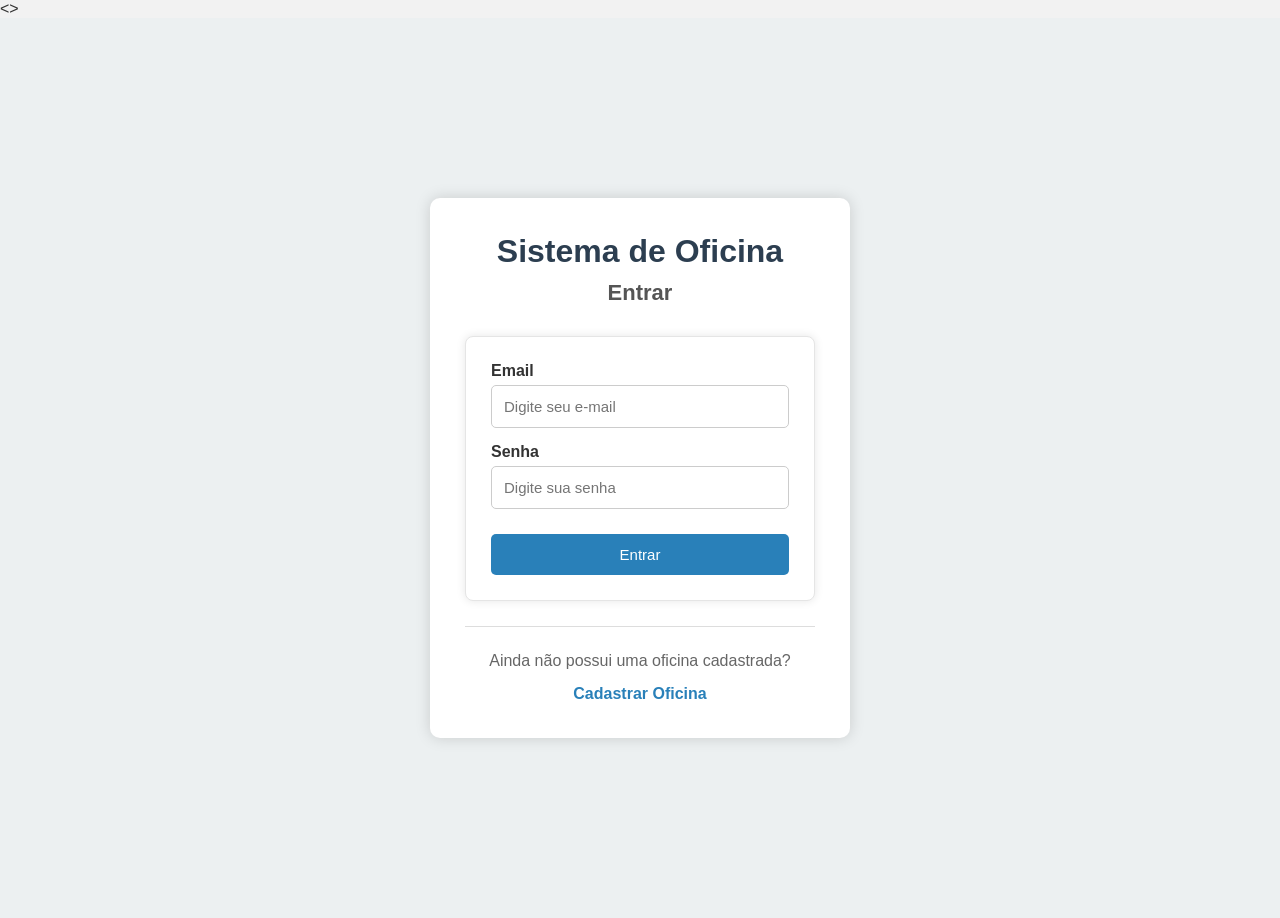
<file: index.html>
<!DOCTYPE html>
<html lang="pt-BR">

<head>
    <meta charset="UTF-8">
    <meta name="viewport" content="width=device-width, initial-scale=1.0">
    <title>Sistema de Oficina</title>

    <link rel="stylesheet" href="css/style.css">
</head>

<body>

    <div class="carregando">
        <h1>Sistema de Oficina</h1>
        <p>Carregando...</p>
    </div>

    <script>
        const usuario = localStorage.getItem("usuarioLogado");

        if (usuario) {
            window.location.href = "dashboard.html";
        } else {
            window.location.href = "login.html";
        }
    </script>

    <script src="js/index.js"></script>


</body>

</html>
</file>
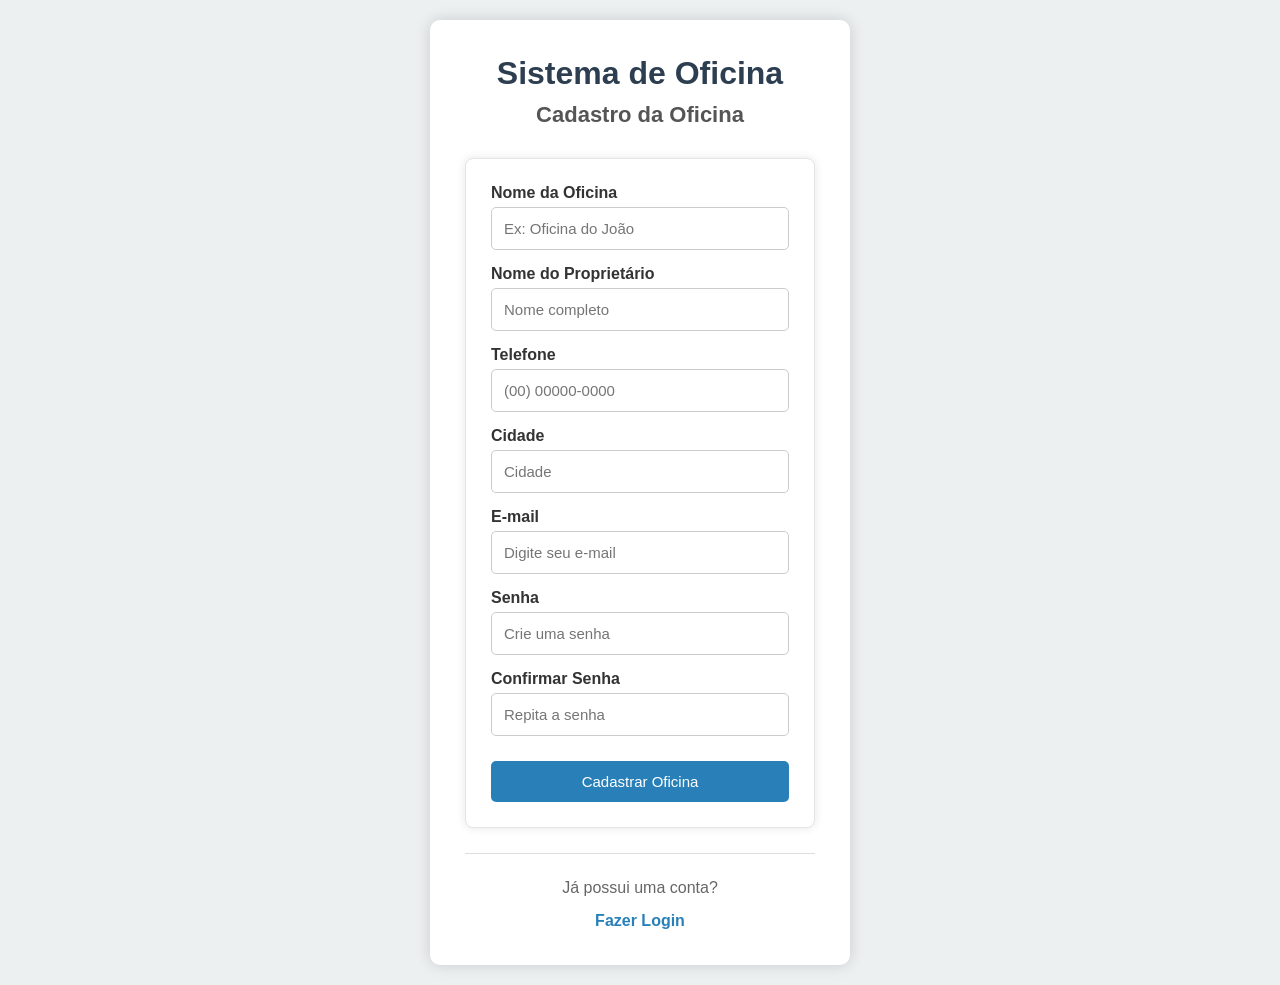
<file: cadastro.html>
<!DOCTYPE html>
<html lang="pt-BR">

<head>
    <meta charset="UTF-8">
    <meta name="viewport" content="width=device-width, initial-scale=1.0">

    <title>Cadastro - Sistema de Oficina</title>

    <link rel="stylesheet" href="css/style.css">
</head>

<body>

    <div class="cadastro-container">

        <div class="cadastro-box">

            <h1>Sistema de Oficina</h1>

            <h2>Cadastro da Oficina</h2>

            <form id="cadastroForm">

                <label for="oficina">
                    Nome da Oficina
                </label>

                <input
                    type="text"
                    id="oficina"
                    placeholder="Ex: Oficina do João"
                    required
                >

                <label for="proprietario">
                    Nome do Proprietário
                </label>

                <input
                    type="text"
                    id="proprietario"
                    placeholder="Nome completo"
                    required
                >

                <label for="telefone">
                    Telefone
                </label>

                <input
                    type="tel"
                    id="telefone"
                    placeholder="(00) 00000-0000"
                    required
                >

                <label for="cidade">
                    Cidade
                </label>

                <input
                    type="text"
                    id="cidade"
                    placeholder="Cidade"
                    required
                >

                <label for="email">
                    E-mail
                </label>

                <input
                    type="email"
                    id="email"
                    placeholder="Digite seu e-mail"
                    required
                >

                <label for="senha">
                    Senha
                </label>

                <input
                    type="password"
                    id="senha"
                    placeholder="Crie uma senha"
                    required
                >

                <label for="confirmarSenha">
                    Confirmar Senha
                </label>

                <input
                    type="password"
                    id="confirmarSenha"
                    placeholder="Repita a senha"
                    required
                >

                <button type="submit">
                    Cadastrar Oficina
                </button>

            </form>

            <p id="mensagem"></p>

            <hr>

            <p>
                Já possui uma conta?
            </p>

            <a href="login.html">
                Fazer Login
            </a>

        </div>

    </div>

    <!-- JavaScript -->
    <script src="js/storage.js"></script>
    <script src="js/cadastro.js"></script>

</body>

</html>
</file>
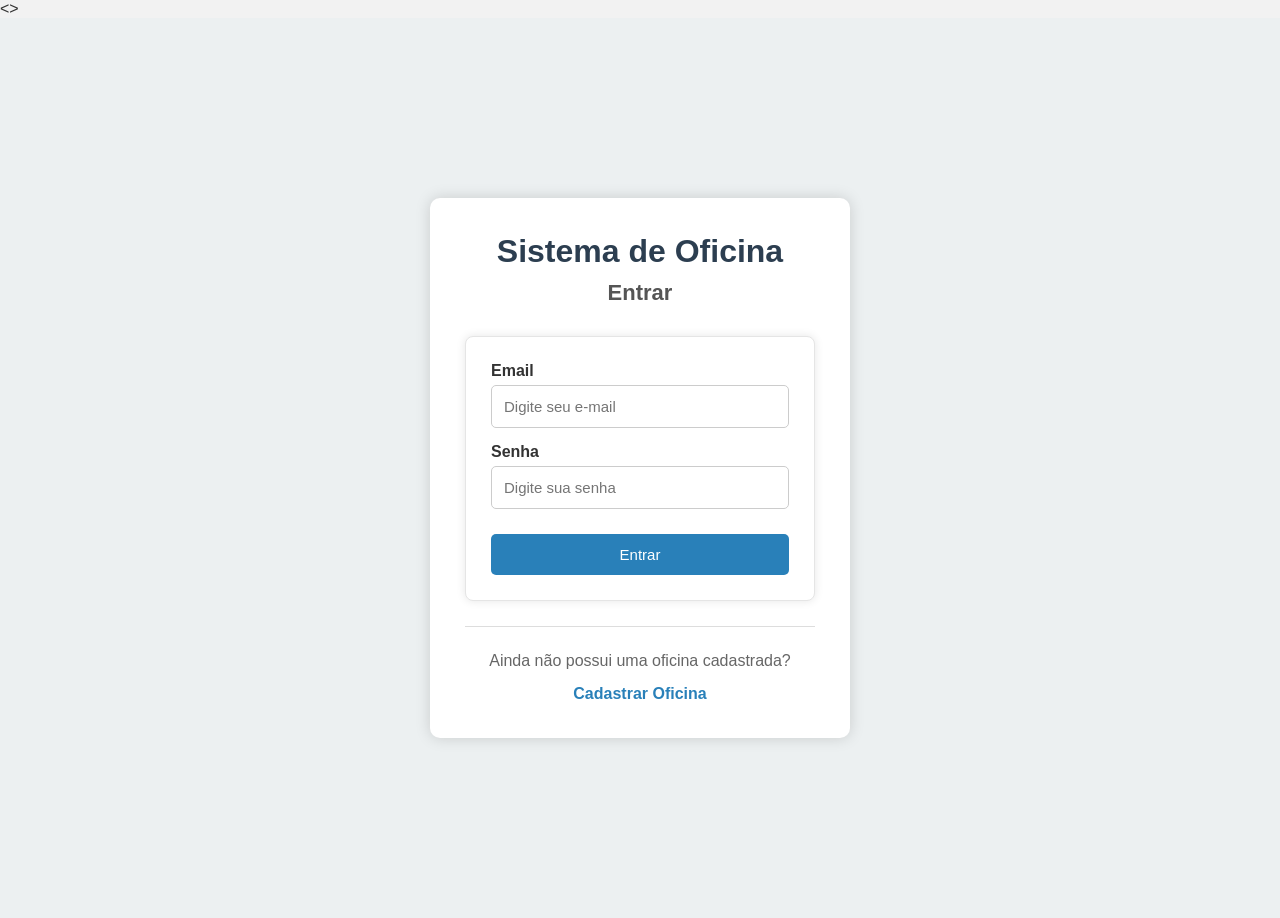
<file: dashboard.html>
<!DOCTYPE html>
<html lang="pt-BR">

<head>
    <meta charset="UTF-8">
    <meta name="viewport" content="width=device-width, initial-scale=1.0">
    <title>Dashboard - Sistema de Oficina</title>

    <link rel="stylesheet" href="css/style.css">
</head>

<body>

    <div class="container">

        <!-- Menu -->

        <aside class="menu">

            <h2>OFICINA</h2>

            <nav>

                <ul>

                    <li>
                        <a href="dashboard.html">
                            Dashboard
                        </a>
                    </li>

                    <li>
                        <a href="clientes.html">
                            Clientes
                        </a>
                    </li>

                    <li>
                        <a href="nova-os.html">
                            Nova Ordem
                        </a>
                    </li>

                    <li>
                        <a href="historico.html">
                            Histórico
                        </a>
                    </li>

                    <li>
                        <a href="relatorios.html">
                            Relatórios
                        </a>
                    </li>

                    <li>
                        <a href="perfil.html">
                            Perfil
                        </a>
                    </li>

                    <li>
                        <a href="#" id="logout">
                            Sair
                        </a>
                    </li>

                </ul>

            </nav>

        </aside>

        <!-- Conteúdo -->

        <main class="conteudo">

            <header>

                <h1>Dashboard</h1>

                <p id="nomeOficina">
                    Bem-vindo!
                </p>

            </header>

            <section class="cards">

                <div class="card">
                    <h3>Clientes</h3>
                    <h2 id="totalClientes">0</h2>
                </div>

                <div class="card">
                    <h3>Ordens Abertas</h3>
                    <h2 id="ordensAbertas">0</h2>
                </div>

                <div class="card">
                    <h3>Ordens Concluídas</h3>
                    <h2 id="ordensConcluidas">0</h2>
                </div>

                <div class="card">
                    <h3>Faturamento</h3>
                    <h2 id="faturamento">
                        R$ 0,00
                    </h2>
                </div>

            </section>

            <section class="ultimos-servicos">

                <h2>Últimas Ordens de Serviço</h2>

                <table>

                    <thead>

                        <tr>

                            <th>Cliente</th>
                            <th>Veículo</th>
                            <th>Serviço</th>
                            <th>Status</th>

                        </tr>

                    </thead>

                    <tbody id="listaOrdens">

                        <tr>

                            <td colspan="4">
                                Nenhuma ordem cadastrada.
                            </td>

                        </tr>

                    </tbody>

                </table>

            </section>

        </main>

    </div>

    <script src="js/storage.js"></script>
<script src="js/dashboard.js"></script>

</body>

</html>
</file>
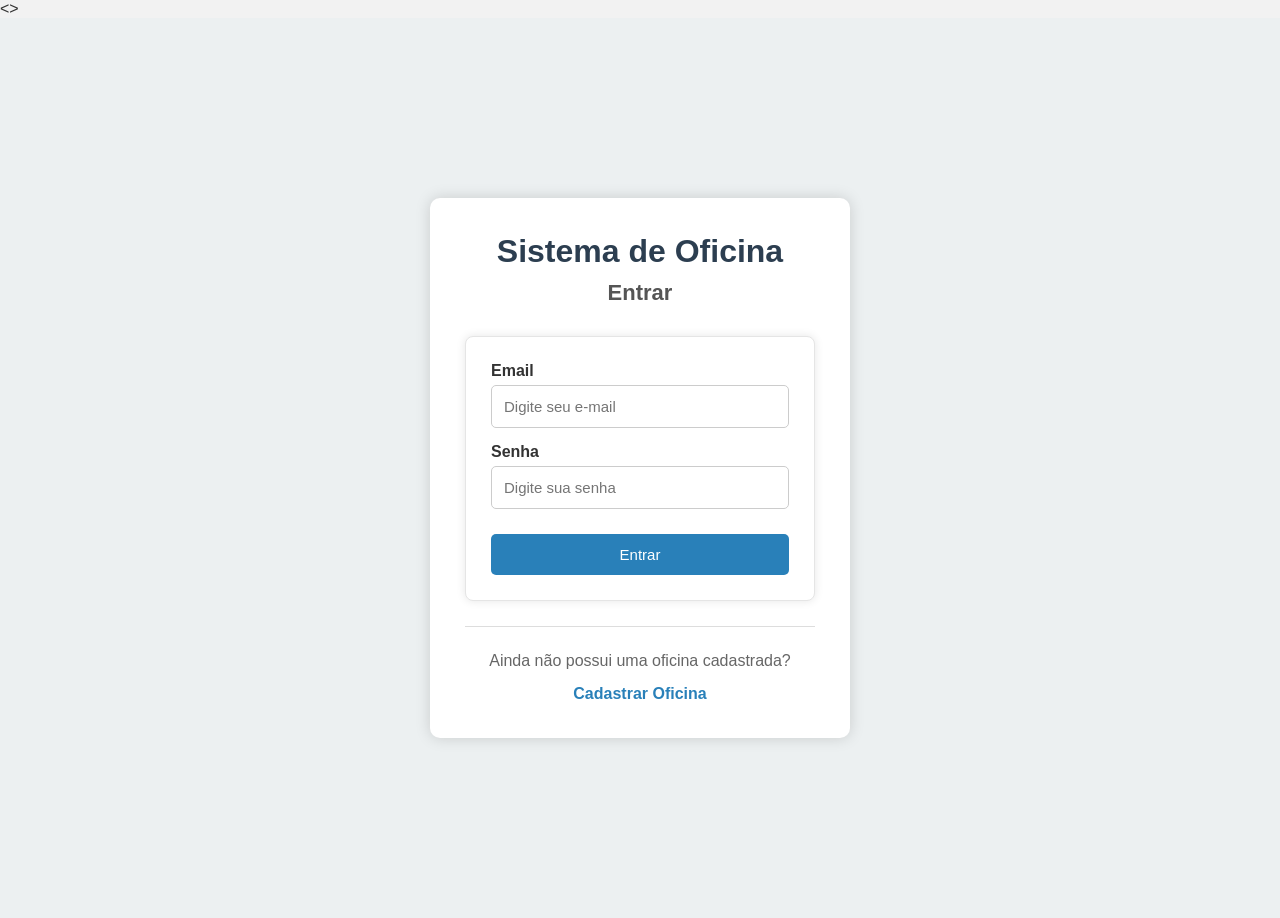
<file: login.html>
<!DOCTYPE html>
<html lang="pt-BR">

<head>
    <meta charset="UTF-8">
    <meta name="viewport" content="width=device-width, initial-scale=1.0">
    <title>Login - Sistema de Oficina</title>

    <link rel="stylesheet" href="css/style.css">
</head>

<>

    <div class="login-container">

        <div class="login-box">

            <h1>Sistema de Oficina</h1>

            <h2>Entrar</h2>

            <form id="loginForm">

                <label>Email</label>
                <input
                    type="email"
                    id="email"
                    placeholder="Digite seu e-mail"
                    required
                >

                <label>Senha</label>
                <input
                    type="password"
                    id="senha"
                    placeholder="Digite sua senha"
                    required
                >

                <button type="submit">
                    Entrar
                </button>

            </form>

            <p id="mensagem"></p>

            <hr>

            <p>
                Ainda não possui uma oficina cadastrada?
            </p>

            <a href="cadastro.html">
                Cadastrar Oficina
            </a>

        </div>

    </div>

    <script src="js/storage.js"></script>
<script src="js/login.js"></script>

</body>

</html>
</file>
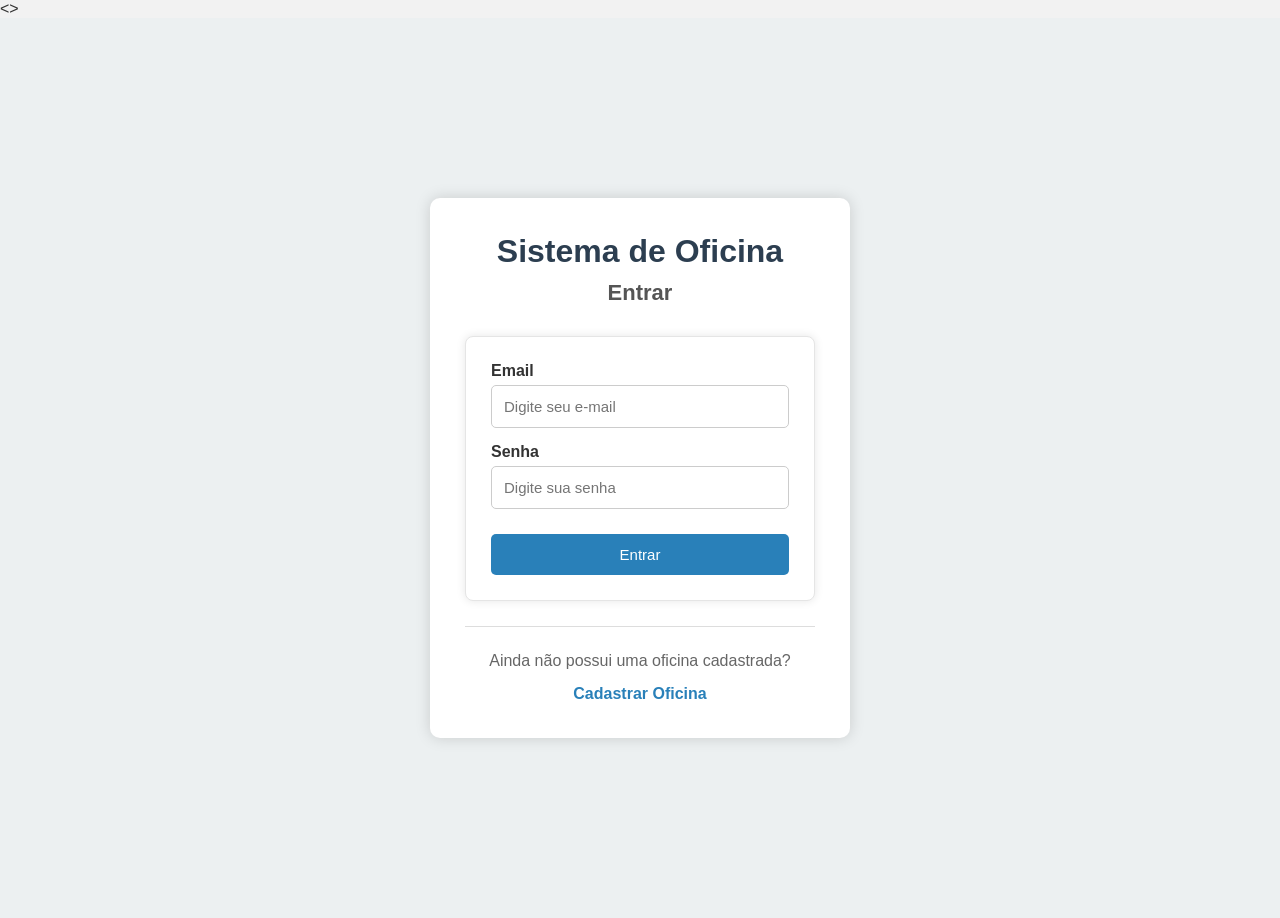
<file: nova-os.html>
<!DOCTYPE html>
<html lang="pt-BR">

<head>

    <meta charset="UTF-8">

    <meta name="viewport" content="width=device-width, initial-scale=1.0">

    <title>Nova Ordem de Serviço</title>

    <link rel="stylesheet" href="css/style.css">

</head>

<body>

<div class="container">

    <aside class="menu">

        <h2>OFICINA</h2>

        <nav>

            <ul>

                <li><a href="dashboard.html">Dashboard</a></li>

                <li><a href="clientes.html">Clientes</a></li>

                <li><a href="nova-os.html">Nova Ordem</a></li>

                <li><a href="historico.html">Histórico</a></li>

                <li><a href="relatorios.html">Relatórios</a></li>

                <li><a href="perfil.html">Perfil</a></li>

                <li><a href="login.html">Sair</a></li>

            </ul>

        </nav>

    </aside>

    <main class="conteudo">

        <h1>Nova Ordem de Serviço</h1>

        <form id="formOS">

            <label>Cliente</label>

            <select id="cliente" required>

                <option value="">Selecione um cliente</option>

            </select>

            <label>Problema informado</label>

            <textarea id="problema" rows="4" required></textarea>

            <label>Serviço realizado</label>

            <textarea id="servico" rows="4"></textarea>

            <label>Peças utilizadas</label>

            <textarea id="pecas" rows="4"></textarea>

            <label>Valor (R$)</label>

            <input
                type="number"
                id="valor"
                step="0.01"
                required
            >

            <label>Status</label>

            <select id="status">

                <option>Em andamento</option>

                <option>Concluído</option>

            </select>

            <br><br>

            <button type="submit">

                Salvar Ordem

            </button>

        </form>

    </main>

</div>

<script src="js/storage.js"></script>
<script src="js/ordem.js"></script>

</body>

</html>
</file>
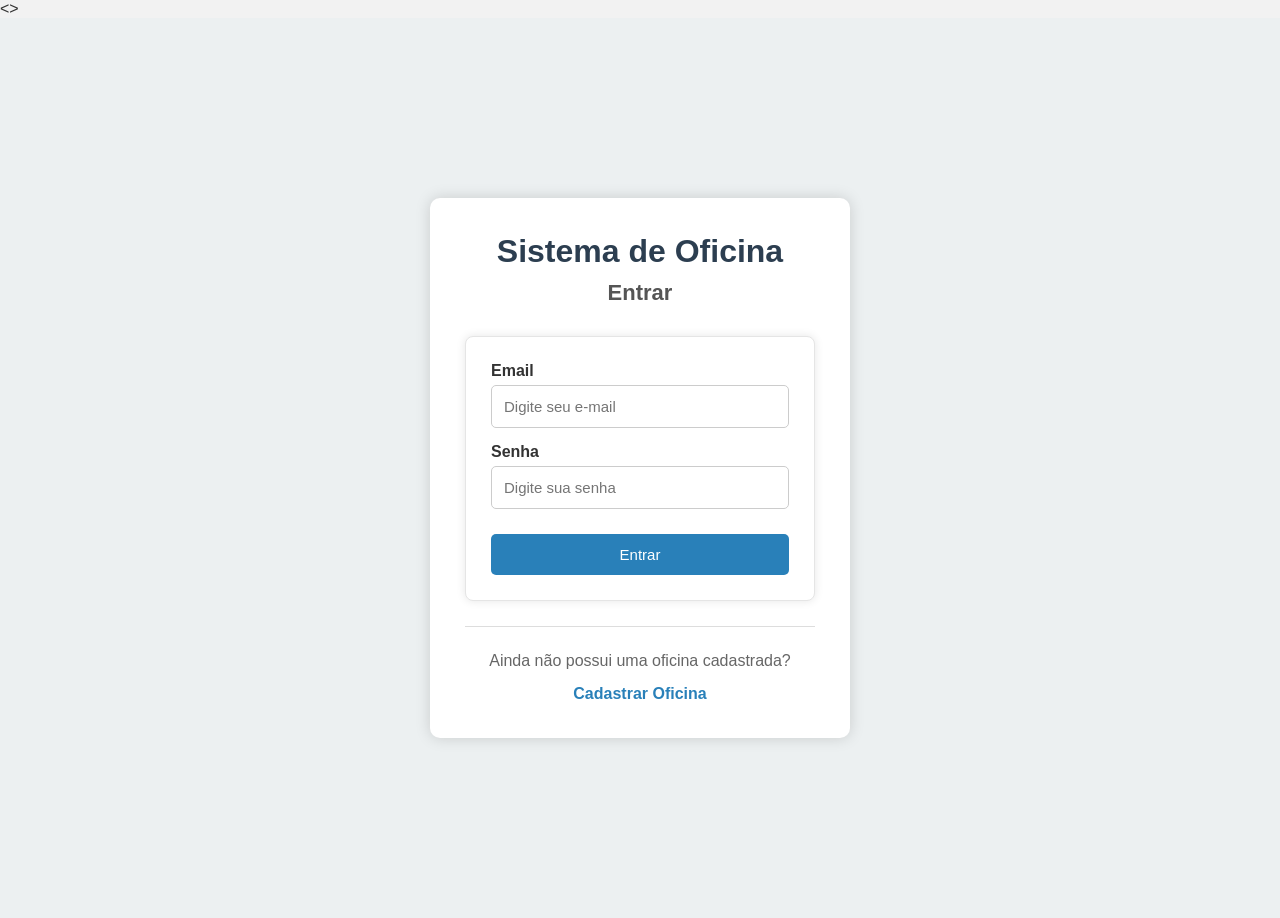
<file: novosclientes.html>
<!DOCTYPE html>
<html lang="pt-BR">

<head>
    <meta charset="UTF-8">
    <meta name="viewport" content="width=device-width, initial-scale=1.0">

    <title>Novo Cliente - Sistema de Oficina</title>

    <link rel="stylesheet" href="css/style.css">
</head>

<body>

    <div class="cadastro-container">

        <div class="cadastro-box">

            <h1>Sistema de Oficina</h1>

            <h2>Novo Cliente</h2>

            <form id="clienteForm">

                <h3>Dados do Cliente</h3>

                <label for="nome">
                    Nome completo
                </label>

                <input
                    type="text"
                    id="nome"
                    placeholder="Nome do cliente"
                    required
                >

                <label for="cpf">
                    CPF
                </label>

                <input
                    type="text"
                    id="cpf"
                    placeholder="000.000.000-00"
                >

                <label for="telefone">
                    Telefone
                </label>

                <input
                    type="tel"
                    id="telefone"
                    placeholder="(00) 00000-0000"
                    required
                >

                <label for="email">
                    E-mail
                </label>

                <input
                    type="email"
                    id="email"
                    placeholder="cliente@email.com"
                >

                <label for="endereco">
                    Endereço
                </label>

                <input
                    type="text"
                    id="endereco"
                    placeholder="Rua, número, bairro"
                >


                <h3>Dados do Veículo</h3>

                <label for="marca">
                    Marca
                </label>

                <input
                    type="text"
                    id="marca"
                    placeholder="Ex: Volkswagen"
                    required
                >

                <label for="modelo">
                    Modelo
                </label>

                <input
                    type="text"
                    id="modelo"
                    placeholder="Ex: Gol"
                    required
                >

                <label for="ano">
                    Ano
                </label>

                <input
                    type="number"
                    id="ano"
                    placeholder="Ex: 2020"
                >

                <label for="placa">
                    Placa
                </label>

                <input
                    type="text"
                    id="placa"
                    placeholder="ABC-1234"
                    required
                >

                <label for="cor">
                    Cor
                </label>

                <input
                    type="text"
                    id="cor"
                    placeholder="Ex: Preto"
                >

                <label for="km">
                    Quilometragem
                </label>

                <input
                    type="number"
                    id="km"
                    placeholder="Ex: 85000"
                >

                <label for="observacoes">
                    Observações
                </label>

                <textarea
                    id="observacoes"
                    placeholder="Informações adicionais sobre o cliente ou veículo"
                    rows="4"
                ></textarea>


                <button type="submit">
                    Cadastrar Cliente
                </button>

            </form>

            <p id="mensagem"></p>

            <hr>

            <a href="clientes.html">
                Voltar para Clientes
            </a>

        </div>

    </div>

    <script src="js/storage.js"></script>
    <script src="js/cliente.js"></script>

</body>

</html>
</file>
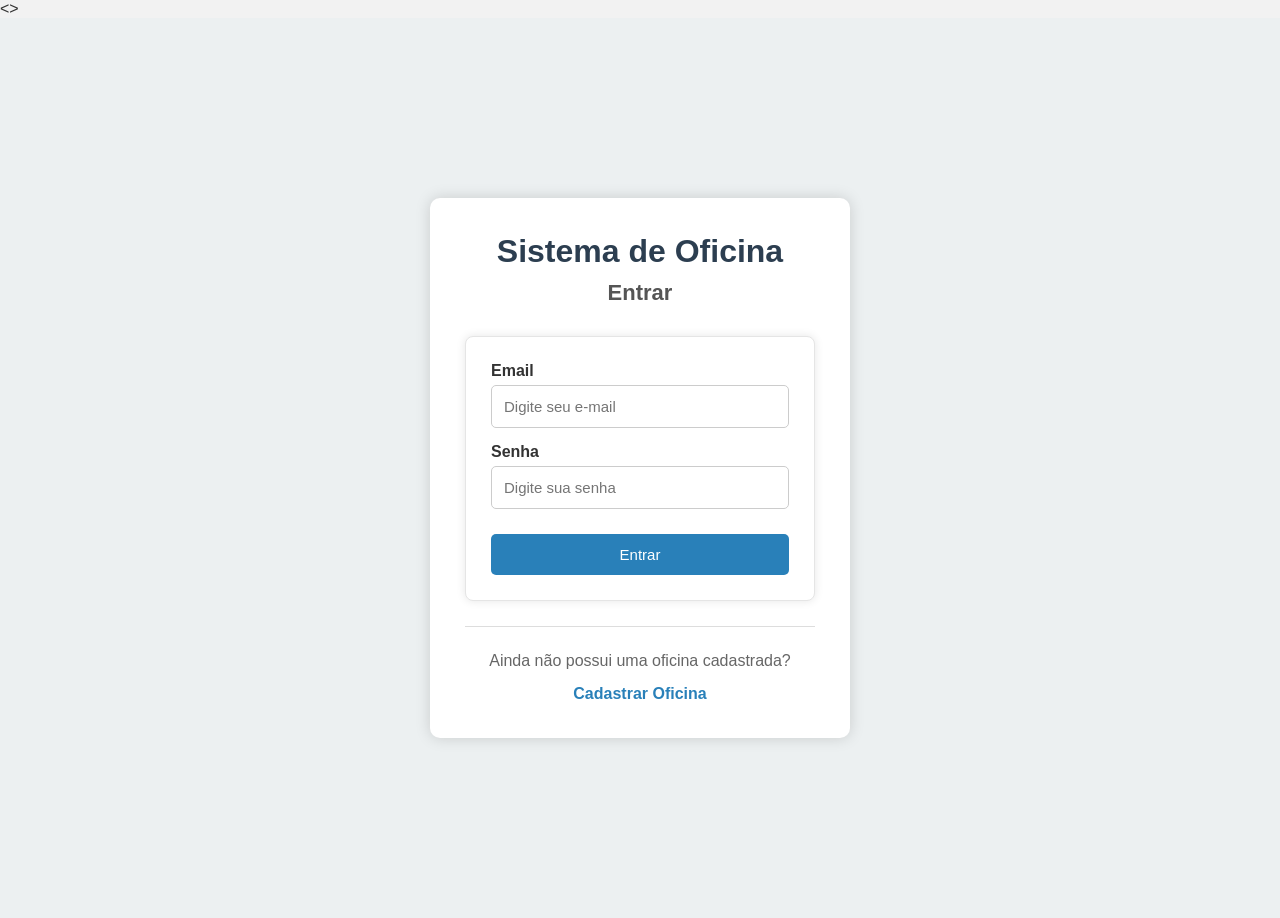
<file: perfil.html>
<!DOCTYPE html>
<html lang="pt-BR">

<head>

    <meta charset="UTF-8">

    <meta name="viewport" content="width=device-width, initial-scale=1.0">

    <title>Perfil da Oficina</title>

    <link rel="stylesheet" href="css/style.css">

</head>

<body>

<div class="container">

    <aside class="menu">

        <h2>OFICINA</h2>

        <nav>

            <ul>

                <li><a href="dashboard.html">Dashboard</a></li>

                <li><a href="clientes.html">Clientes</a></li>

                <li><a href="nova-os.html">Nova Ordem</a></li>

                <li><a href="historico.html">Histórico</a></li>

                <li><a href="relatorios.html">Relatórios</a></li>

                <li><a href="perfil.html">Perfil</a></li>

                <li><a href="login.html">Sair</a></li>

            </ul>

        </nav>

    </aside>

    <main class="conteudo">

        <h1>Perfil da Oficina</h1>

        <form id="perfilForm">

            <label>Nome da Oficina</label>
            <input
                type="text"
                id="oficina"
            >

            <label>Nome do Proprietário</label>
            <input
                type="text"
                id="proprietario"
            >

            <label>Telefone</label>
            <input
                type="text"
                id="telefone"
            >

            <label>Cidade</label>
            <input
                type="text"
                id="cidade"
            >

            <label>E-mail</label>
            <input
                type="email"
                id="email"
            >

            <label>Nova Senha</label>
            <input
                type="password"
                id="senha"
                placeholder="Deixe em branco para não alterar"
            >

            <br><br>

            <button type="submit">

                Salvar Alterações

            </button>

        </form>

    </main>

</div>

<script src="js/storage.js"></script>
<script src="js/perfil.js"></script>

</body>

</html>
</file>
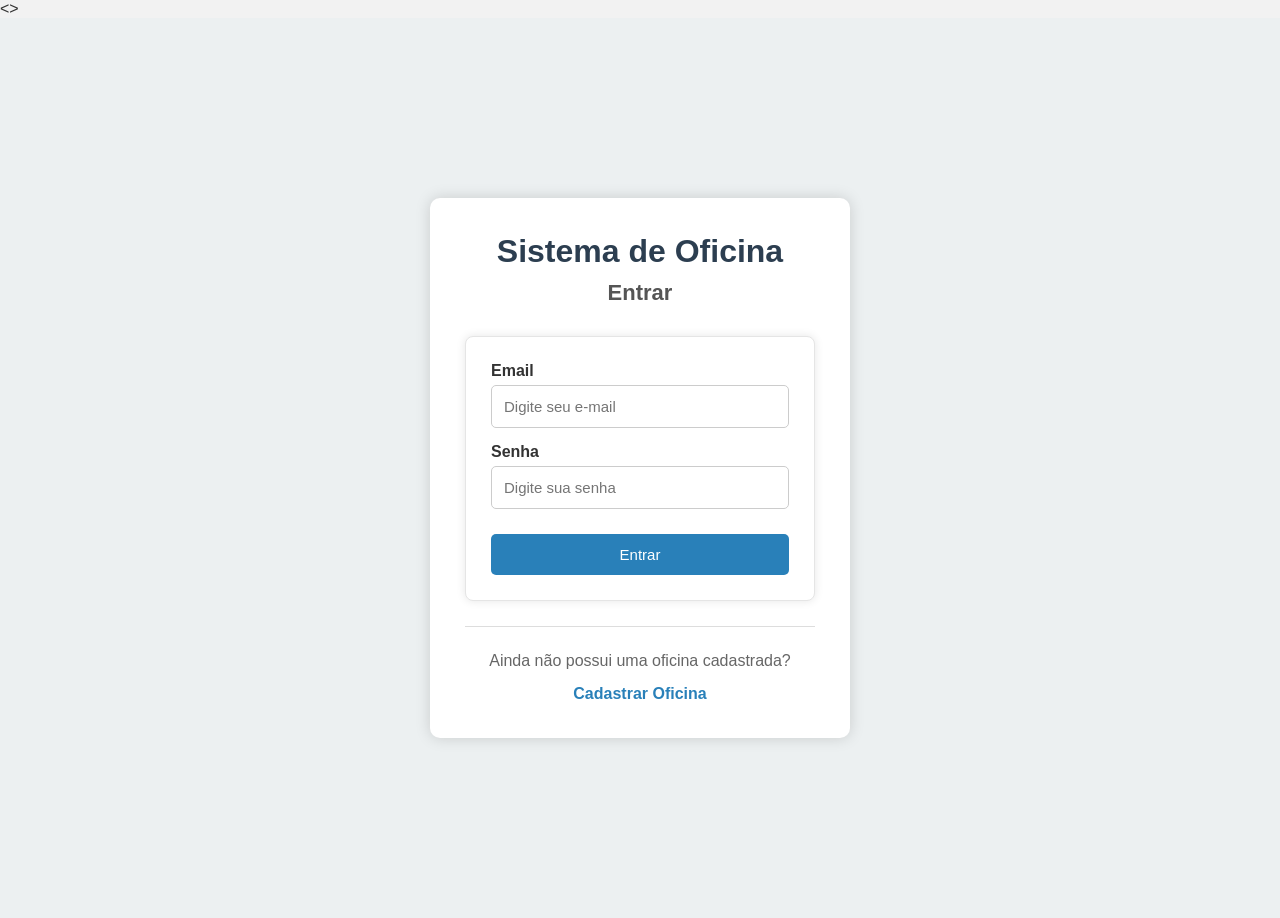
<file: relatorios.html>
<!DOCTYPE html>
<html lang="pt-BR">

<head>

    <meta charset="UTF-8">

    <meta name="viewport" content="width=device-width, initial-scale=1.0">

    <title>Relatórios</title>

    <link rel="stylesheet" href="css/style.css">

</head>

<body>

<div class="container">

    <aside class="menu">

        <h2>OFICINA</h2>

        <nav>

            <ul>

                <li><a href="dashboard.html">Dashboard</a></li>

                <li><a href="clientes.html">Clientes</a></li>

                <li><a href="nova-os.html">Nova Ordem</a></li>

                <li><a href="historico.html">Histórico</a></li>

                <li><a href="relatorios.html">Relatórios</a></li>

                <li><a href="perfil.html">Perfil</a></li>

                <li><a href="login.html">Sair</a></li>

            </ul>

        </nav>

    </aside>

    <main class="conteudo">

        <h1>Relatórios</h1>

        <section class="cards">

            <div class="card">

                <h3>Total de Clientes</h3>

                <h2 id="totalClientes">0</h2>

            </div>

            <div class="card">

                <h3>Ordens de Serviço</h3>

                <h2 id="totalOrdens">0</h2>

            </div>

            <div class="card">

                <h3>Ordens Concluídas</h3>

                <h2 id="ordensConcluidas">0</h2>

            </div>

            <div class="card">

                <h3>Faturamento Total</h3>

                <h2 id="faturamentoTotal">

                    R$ 0,00

                </h2>

            </div>

        </section>

        <br>

        <h2>Últimas Ordens</h2>

        <table>

            <thead>

                <tr>

                    <th>Cliente</th>

                    <th>Veículo</th>

                    <th>Status</th>

                    <th>Valor</th>

                </tr>

            </thead>

            <tbody id="listaRelatorio">

                <tr>

                    <td colspan="4">

                        Nenhuma informação encontrada.

                    </td>

                </tr>

            </tbody>

        </table>

    </main>

</div>

<script src="js/storage.js"></script>
<script src="js/relatorios.js"></script>

</body>

</html>
</file>
<file: css/style.css>
/* ===========================
   RESET
=========================== */

*{
    margin:0;
    padding:0;
    box-sizing:border-box;
}

body{
    font-family:Arial, Helvetica, sans-serif;
    background:#f2f2f2;
    color:#333;
}

/* ===========================
   LINKS
=========================== */

a{
    text-decoration:none;
    color:inherit;
}

/* ===========================
   LAYOUT
=========================== */

.container{
    display:flex;
    min-height:100vh;
}

/* ===========================
   MENU
=========================== */

.menu{
    width:240px;
    background:#2c3e50;
    color:white;
    padding:20px;
}

.menu h2{
    text-align:center;
    margin-bottom:30px;
    font-size:28px;
}

.menu ul{
    list-style:none;
}

.menu li{
    margin-bottom:10px;
}

.menu a{
    display:block;
    padding:12px;
    border-radius:5px;
    transition:.3s;
}

.menu a:hover{
    background:#34495e;
}

/* ===========================
   CONTEÚDO
=========================== */

.conteudo{
    flex:1;
    padding:30px;
}

.conteudo h1{
    margin-bottom:20px;
}

/* ===========================
   BOTÕES
=========================== */

button{
    background:#2980b9;
    color:white;
    border:none;
    padding:12px 20px;
    cursor:pointer;
    border-radius:5px;
    font-size:15px;
}

button:hover{
    background:#216694;
}

/* ===========================
   INPUTS
=========================== */

input,
select,
textarea{

    width:100%;

    padding:12px;

    margin-top:5px;

    margin-bottom:15px;

    border:1px solid #ccc;

    border-radius:5px;

    font-size:15px;

}

textarea{

    resize:vertical;

}

/* ===========================
   FORMULÁRIOS
=========================== */

form{

    background:white;

    padding:25px;

    border-radius:8px;

    box-shadow:0 0 10px rgba(0,0,0,.1);

}

label{

    font-weight:bold;

}

/* ===========================
   CARDS
=========================== */

.cards{

    display:grid;

    grid-template-columns:repeat(auto-fit,minmax(220px,1fr));

    gap:20px;

    margin-top:20px;

}

.card{

    background:white;

    padding:20px;

    border-radius:8px;

    box-shadow:0 0 10px rgba(0,0,0,.1);

}

.card h3{

    margin-bottom:10px;

    color:#666;

}

.card h2{

    color:#2980b9;

}

/* ===========================
   TABELAS
=========================== */

table{

    width:100%;

    border-collapse:collapse;

    background:white;

    margin-top:20px;

}

table th{

    background:#2980b9;

    color:white;

    padding:12px;

}

table td{

    padding:12px;

    border-bottom:1px solid #ddd;

}

table tr:hover{

    background:#f5f5f5;

}

/* ===========================
   AÇÕES
=========================== */

.acoes{

    display:flex;

    justify-content:space-between;

    align-items:center;

    gap:20px;

    margin-bottom:20px;

}

.acoes input{

    margin:0;
}

/* =====================================
   LOGIN E CADASTRO
===================================== */

.login-container,
.cadastro-container{

    width:100%;
    min-height:100vh;

    display:flex;

    justify-content:center;

    align-items:center;

    background:#ecf0f1;

    padding:20px;

}

.login-box,
.cadastro-box{

    width:100%;
    max-width:420px;

    background:#fff;

    padding:35px;

    border-radius:10px;

    box-shadow:0 0 15px rgba(0,0,0,.15);

}

.login-box h1,
.cadastro-box h1{

    text-align:center;

    color:#2c3e50;

    margin-bottom:10px;

}

.login-box h2,
.cadastro-box h2{

    text-align:center;

    color:#555;

    margin-bottom:30px;

    font-size:22px;

}

.login-box button,
.cadastro-box button{

    width:100%;

    margin-top:10px;

}

.login-box p,
.cadastro-box p{

    text-align:center;

    margin-top:20px;

    color:#666;

}

.login-box a,
.cadastro-box a{

    display:block;

    text-align:center;

    color:#2980b9;

    font-weight:bold;

    margin-top:15px;

}

.login-box a:hover,
.cadastro-box a:hover{

    text-decoration:underline;

}

hr{

    margin:25px 0;

    border:none;

    border-top:1px solid #ddd;

}

#mensagem{

    text-align:center;

    font-weight:bold;

    margin-top:15px;

    color:#e74c3c;

}

/* =====================================
   PÁGINA INICIAL
===================================== */

.carregando{

    width:100%;

    min-height:100vh;

    display:flex;

    flex-direction:column;

    justify-content:center;

    align-items:center;

}

.carregando h1{

    color:#2c3e50;

    margin-bottom:15px;

}

.carregando p{

    color:#666;

}

/* =====================================
   RESPONSIVIDADE
===================================== */

@media(max-width:768px){

    .menu{

        width:200px;

    }

    .conteudo{

        padding:20px;

    }

}

@media(max-width:600px){

    .container{

        flex-direction:column;

    }

    .menu{

        width:100%;

    }

    .cards{

        grid-template-columns:1fr;

    }

    .acoes{

        flex-direction:column;

        align-items:stretch;

    }

}

/* =====================================
   CABEÇALHO DAS PÁGINAS
===================================== */

header{

    display:flex;

    justify-content:space-between;

    align-items:center;

    margin-bottom:25px;

}

header p{

    color:#555;

    font-size:15px;

}

/* =====================================
   CARDS DO DASHBOARD
===================================== */

.cards{

    margin-bottom:30px;

}

.card{

    transition:.3s;

}

.card:hover{

    transform:translateY(-3px);

}

.card h3{

    font-size:18px;

}

.card h2{

    font-size:32px;

    margin-top:10px;

}

/* =====================================
   FICHA DO CLIENTE
===================================== */

.card p{

    margin-bottom:12px;

    line-height:22px;

}

.card strong{

    color:#2c3e50;

}

/* =====================================
   BOTÕES DAS AÇÕES
===================================== */

.acoes{

    margin-top:20px;

    margin-bottom:20px;

}

.acoes button{

    min-width:150px;

}

/* =====================================
   FORMULÁRIOS
===================================== */

.grupo{

    margin-bottom:15px;

}

.grupo label{

    display:block;

    margin-bottom:6px;

}

form h2{

    margin-top:15px;

    margin-bottom:20px;

    color:#2c3e50;

}

form hr{

    margin:30px 0;

}

/* =====================================
   TABELAS
===================================== */

table{

    border-radius:8px;

    overflow:hidden;

}

table td{

    text-align:center;

}

table th{

    text-align:center;

}

tbody tr:nth-child(even){

    background:#f8f8f8;

}

/* =====================================
   STATUS
===================================== */

.status-aberto{

    color:#e67e22;

    font-weight:bold;

}

.status-concluido{

    color:#27ae60;

    font-weight:bold;

}

/* =====================================
   BOTÕES DAS TABELAS
===================================== */

.btn-editar{

    background:#f39c12;

    margin-right:5px;

}

.btn-editar:hover{

    background:#d68910;

}

.btn-excluir{

    background:#c0392b;

}

.btn-excluir:hover{

    background:#922b21;

}

.btn-ver{

    background:#27ae60;

    margin-right:5px;

}

.btn-ver:hover{

    background:#1e8449;

}

/* =====================================
   TEXTAREA
===================================== */

textarea{

    min-height:120px;

}

/* =====================================
   SELECT
===================================== */

select{

    background:white;

}

/* =====================================
   TÍTULOS
===================================== */

h1{

    color:#2c3e50;

}

h2{

    color:#34495e;

}

h3{

    color:#555;

}

/* =====================================
   SOMBRA DOS BLOCOS
===================================== */

.card,
table,
form{

    border:1px solid #e5e5e5;

}

/* =====================================
   RODAPÉ
===================================== */

footer{

    margin-top:40px;

    text-align:center;

    color:#777;

    font-size:14px;

}

/* =====================================
   MENSAGENS
===================================== */

.sucesso{

    background:#d4edda;

    color:#155724;

    padding:12px;

    border-radius:5px;

    margin-bottom:20px;

    border:1px solid #c3e6cb;

}

.erro{

    background:#f8d7da;

    color:#721c24;

    padding:12px;

    border-radius:5px;

    margin-bottom:20px;

    border:1px solid #f5c6cb;

}

.aviso{

    background:#fff3cd;

    color:#856404;

    padding:12px;

    border-radius:5px;

    margin-bottom:20px;

    border:1px solid #ffeeba;

}

/* =====================================
   BOTÕES
===================================== */

button{

    transition:.3s;

}

button:active{

    transform:scale(.98);

}

/* =====================================
   MENU ATIVO
===================================== */

.menu a.ativo{

    background:#2980b9;

    font-weight:bold;

}

/* =====================================
   SCROLL
===================================== */

::-webkit-scrollbar{

    width:10px;

}

::-webkit-scrollbar-track{

    background:#ecf0f1;

}

::-webkit-scrollbar-thumb{

    background:#95a5a6;

    border-radius:20px;

}

::-webkit-scrollbar-thumb:hover{

    background:#7f8c8d;

}

/* =====================================
   TABELAS RESPONSIVAS
===================================== */

table{

    display:block;

    overflow-x:auto;

    white-space:nowrap;

}

/* =====================================
   INPUT EM FOCO
===================================== */

input:focus,
textarea:focus,
select:focus{

    outline:none;

    border:1px solid #2980b9;

    box-shadow:0 0 5px rgba(41,128,185,.4);

}

/* =====================================
   ANIMAÇÃO
===================================== */

.card,
form,
table{

    animation:fade .3s ease;

}

@keyframes fade{

    from{

        opacity:0;

        transform:translateY(10px);

    }

    to{

        opacity:1;

        transform:translateY(0);

    }

}

/* =====================================
   ESPAÇAMENTO
===================================== */

br{

    user-select:none;

}
</file>
